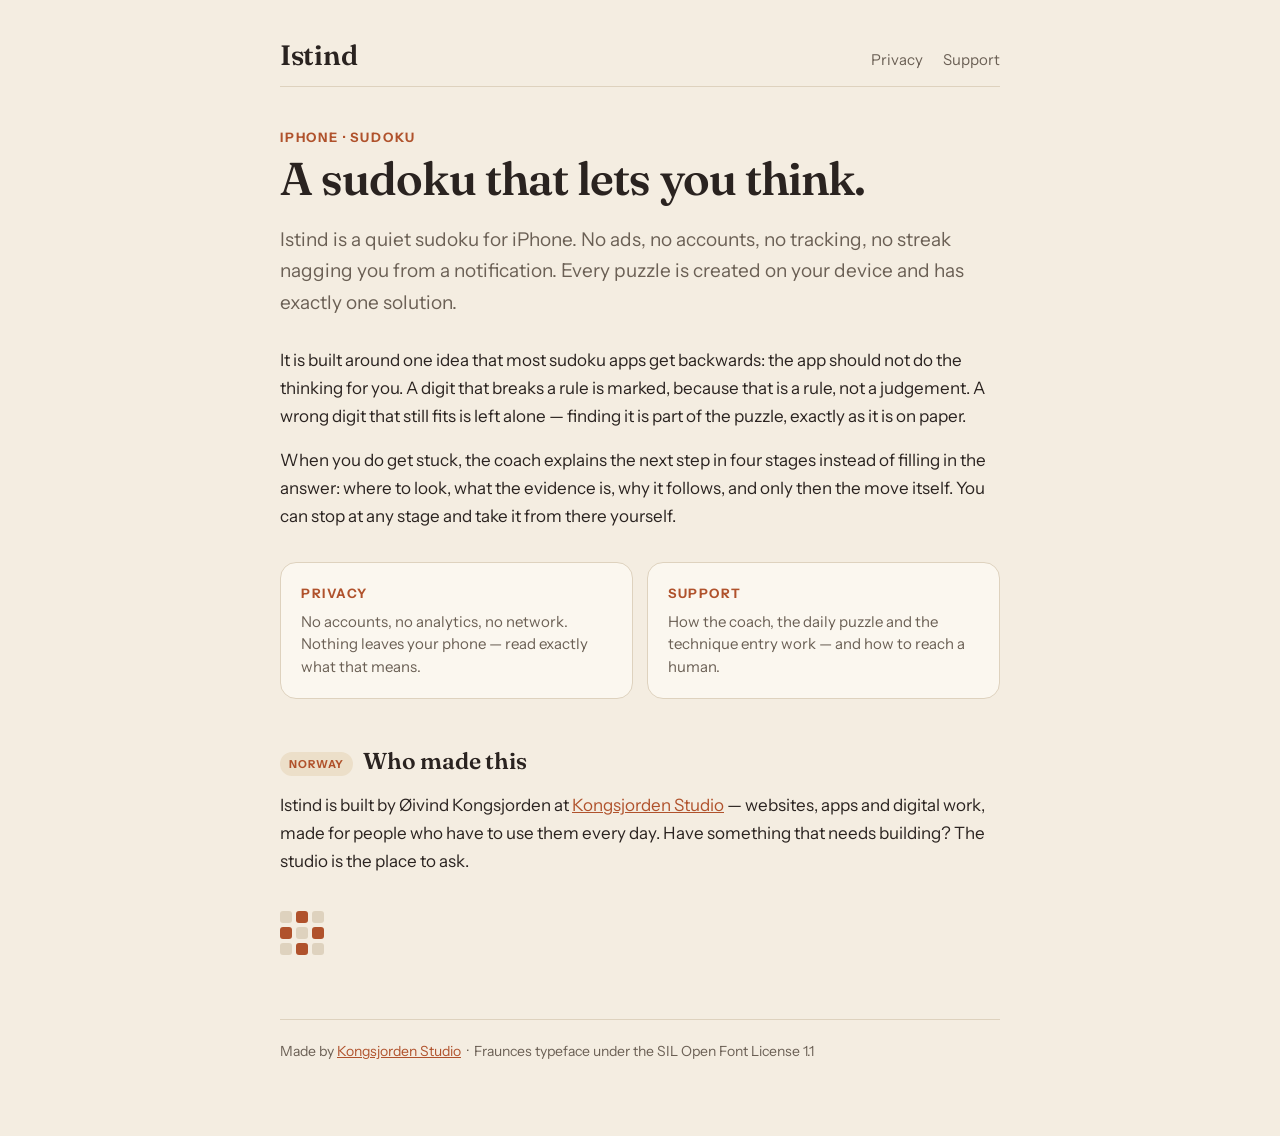
<file: index.html>
<!DOCTYPE html>
<html lang="en">
<head>
  <meta charset="utf-8">
  <meta name="viewport" content="width=device-width, initial-scale=1">
  <title>Istind — a quiet sudoku</title>
  <meta name="description" content="A calm iPhone sudoku with no ads, no accounts and no tracking. Puzzles are created on your device, and a coach explains the next step instead of answering for you.">
  <link rel="icon" href="data:image/svg+xml,<svg xmlns='http://www.w3.org/2000/svg' viewBox='0 0 16 16'><rect width='16' height='16' rx='3' fill='%23b0522c'/></svg>">
  <link rel="preconnect" href="https://fonts.googleapis.com">
  <link rel="preconnect" href="https://fonts.gstatic.com" crossorigin>
  <link href="https://fonts.googleapis.com/css2?family=Fraunces:opsz,wght@9..144,600&family=Instrument+Sans:wght@400;700&display=swap" rel="stylesheet">
  <link rel="stylesheet" href="style.css">
</head>
<body>
  <header>
    <a class="wordmark" href="./">Istind</a>
    <nav>
      <a href="privacy/">Privacy</a>
      <a href="support/">Support</a>
    </nav>
  </header>

  <main>
    <p class="eyebrow">iPhone · sudoku</p>
    <h1>A sudoku that lets you think.</h1>
    <p class="lede">Istind is a quiet sudoku for iPhone. No ads, no accounts,
    no tracking, no streak nagging you from a notification. Every puzzle is
    created on your device and has exactly one solution.</p>

    <p>It is built around one idea that most sudoku apps get backwards: the
    app should not do the thinking for you. A digit that breaks a rule is
    marked, because that is a rule, not a judgement. A wrong digit that still
    fits is left alone — finding it is part of the puzzle, exactly as it is on
    paper.</p>

    <p>When you do get stuck, the coach explains the next step in four
    stages instead of filling in the answer: where to look, what the evidence
    is, why it follows, and only then the move itself. You can stop at any
    stage and take it from there yourself.</p>

    <div class="tiles">
      <a class="tile" href="privacy/">
        <span class="t-label">Privacy</span>
        <span class="t-text">No accounts, no analytics, no network. Nothing
        leaves your phone — read exactly what that means.</span>
      </a>
      <a class="tile" href="support/">
        <span class="t-label">Support</span>
        <span class="t-text">How the coach, the daily puzzle and the
        technique entry work — and how to reach a human.</span>
      </a>
    </div>

    <h2><span class="tag">Norway</span>Who made this</h2>
    <p>Istind is built by Øivind Kongsjorden at
    <a href="https://kongsjorden-studio.no">Kongsjorden Studio</a> — websites,
    apps and digital work, made for people who have to use them every day.
    Have something that needs building? The studio is the place to ask.</p>

    <div class="grid-mark" aria-hidden="true">
      <span></span><span class="on"></span><span></span>
      <span class="on"></span><span></span><span class="on"></span>
      <span></span><span class="on"></span><span></span>
    </div>
  </main>

  <footer>
    Made by <a href="https://kongsjorden-studio.no">Kongsjorden Studio</a>
    &nbsp;·&nbsp; Fraunces typeface under the SIL Open Font License 1.1
  </footer>
</body>
</html>
</file>
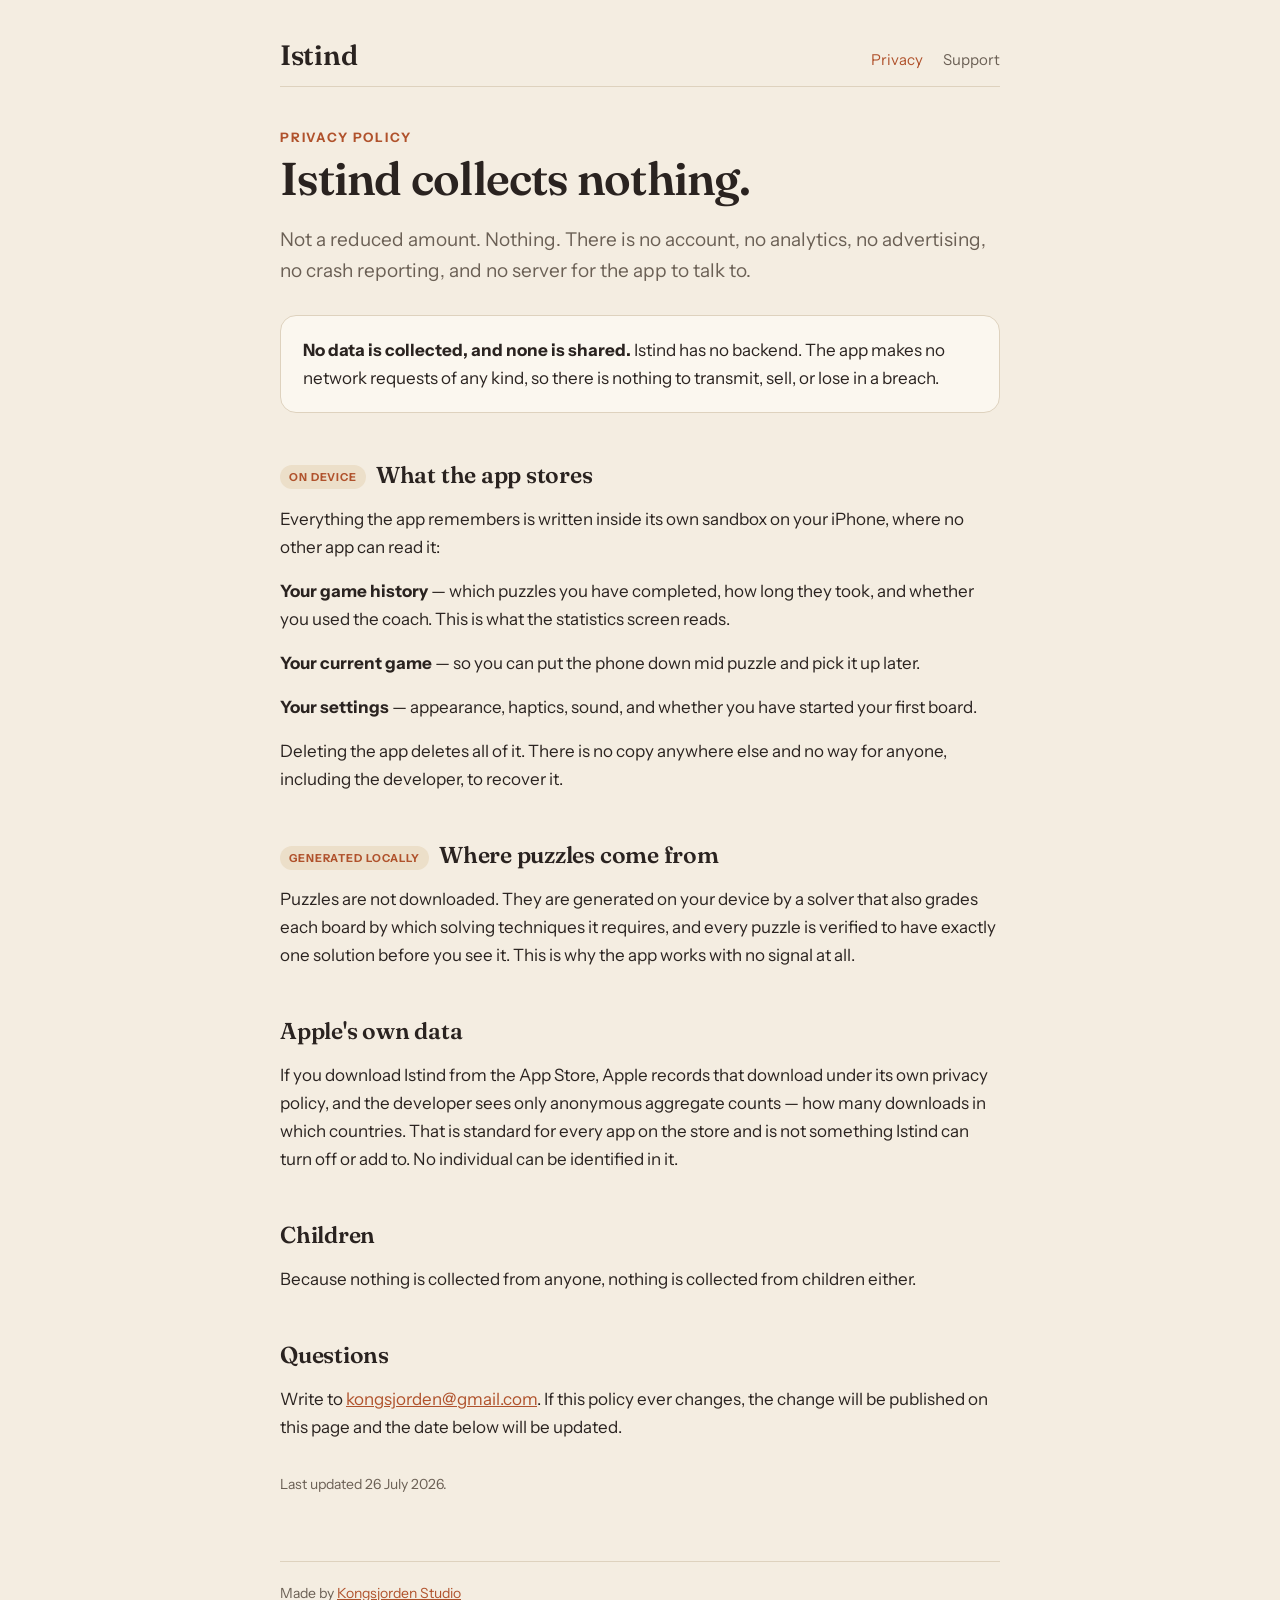
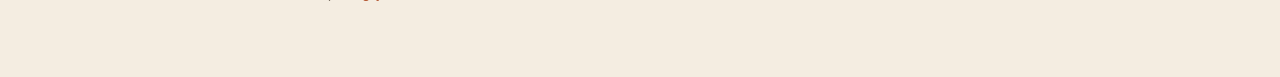
<file: privacy/index.html>
<!DOCTYPE html>
<html lang="en">
<head>
  <meta charset="utf-8">
  <meta name="viewport" content="width=device-width, initial-scale=1">
  <title>Privacy — Istind</title>
  <meta name="description" content="Istind collects nothing. No accounts, no analytics, no tracking, no network requests. Everything stays on your device.">
  <link rel="icon" href="data:image/svg+xml,<svg xmlns='http://www.w3.org/2000/svg' viewBox='0 0 16 16'><rect width='16' height='16' rx='3' fill='%23b0522c'/></svg>">
  <link rel="preconnect" href="https://fonts.googleapis.com">
  <link rel="preconnect" href="https://fonts.gstatic.com" crossorigin>
  <link href="https://fonts.googleapis.com/css2?family=Fraunces:opsz,wght@9..144,600&family=Instrument+Sans:wght@400;700&display=swap" rel="stylesheet">
  <link rel="stylesheet" href="../style.css">
</head>
<body>
  <header>
    <a class="wordmark" href="../">Istind</a>
    <nav>
      <a href="./" aria-current="page">Privacy</a>
      <a href="../support/">Support</a>
    </nav>
  </header>

  <main>
    <p class="eyebrow">Privacy policy</p>
    <h1>Istind collects nothing.</h1>
    <p class="lede">Not a reduced amount. Nothing. There is no account, no
    analytics, no advertising, no crash reporting, and no server for the app
    to talk to.</p>

    <div class="card">
      <p><strong>No data is collected, and none is shared.</strong> Istind has
      no backend. The app makes no network requests of any kind, so there is
      nothing to transmit, sell, or lose in a breach.</p>
    </div>

    <h2><span class="tag">On device</span>What the app stores</h2>
    <p>Everything the app remembers is written inside its own sandbox on your
    iPhone, where no other app can read it:</p>
    <p><strong>Your game history</strong> — which puzzles you have completed,
    how long they took, and whether you used the coach. This is what the
    statistics screen reads.</p>
    <p><strong>Your current game</strong> — so you can put the phone down mid
    puzzle and pick it up later.</p>
    <p><strong>Your settings</strong> — appearance, haptics, sound, and
    whether you have started your first board.</p>
    <p>Deleting the app deletes all of it. There is no copy anywhere else and
    no way for anyone, including the developer, to recover it.</p>

    <h2><span class="tag">Generated locally</span>Where puzzles come from</h2>
    <p>Puzzles are not downloaded. They are generated on your device by a
    solver that also grades each board by which solving techniques it
    requires, and every puzzle is verified to have exactly one solution
    before you see it. This is why the app works with no signal at all.</p>

    <h2>Apple's own data</h2>
    <p>If you download Istind from the App Store, Apple records that download
    under its own privacy policy, and the developer sees only anonymous
    aggregate counts — how many downloads in which countries. That is
    standard for every app on the store and is not something Istind can turn
    off or add to. No individual can be identified in it.</p>

    <h2>Children</h2>
    <p>Because nothing is collected from anyone, nothing is collected from
    children either.</p>

    <h2>Questions</h2>
    <p>Write to <a href="mailto:kongsjorden@gmail.com">kongsjorden@gmail.com</a>.
    If this policy ever changes, the change will be published on this page and
    the date below will be updated.</p>

    <p class="updated">Last updated 26 July 2026.</p>
  </main>

  <footer>
    Made by <a href="https://kongsjorden-studio.no">Kongsjorden Studio</a>
  </footer>
</body>
</html>
</file>
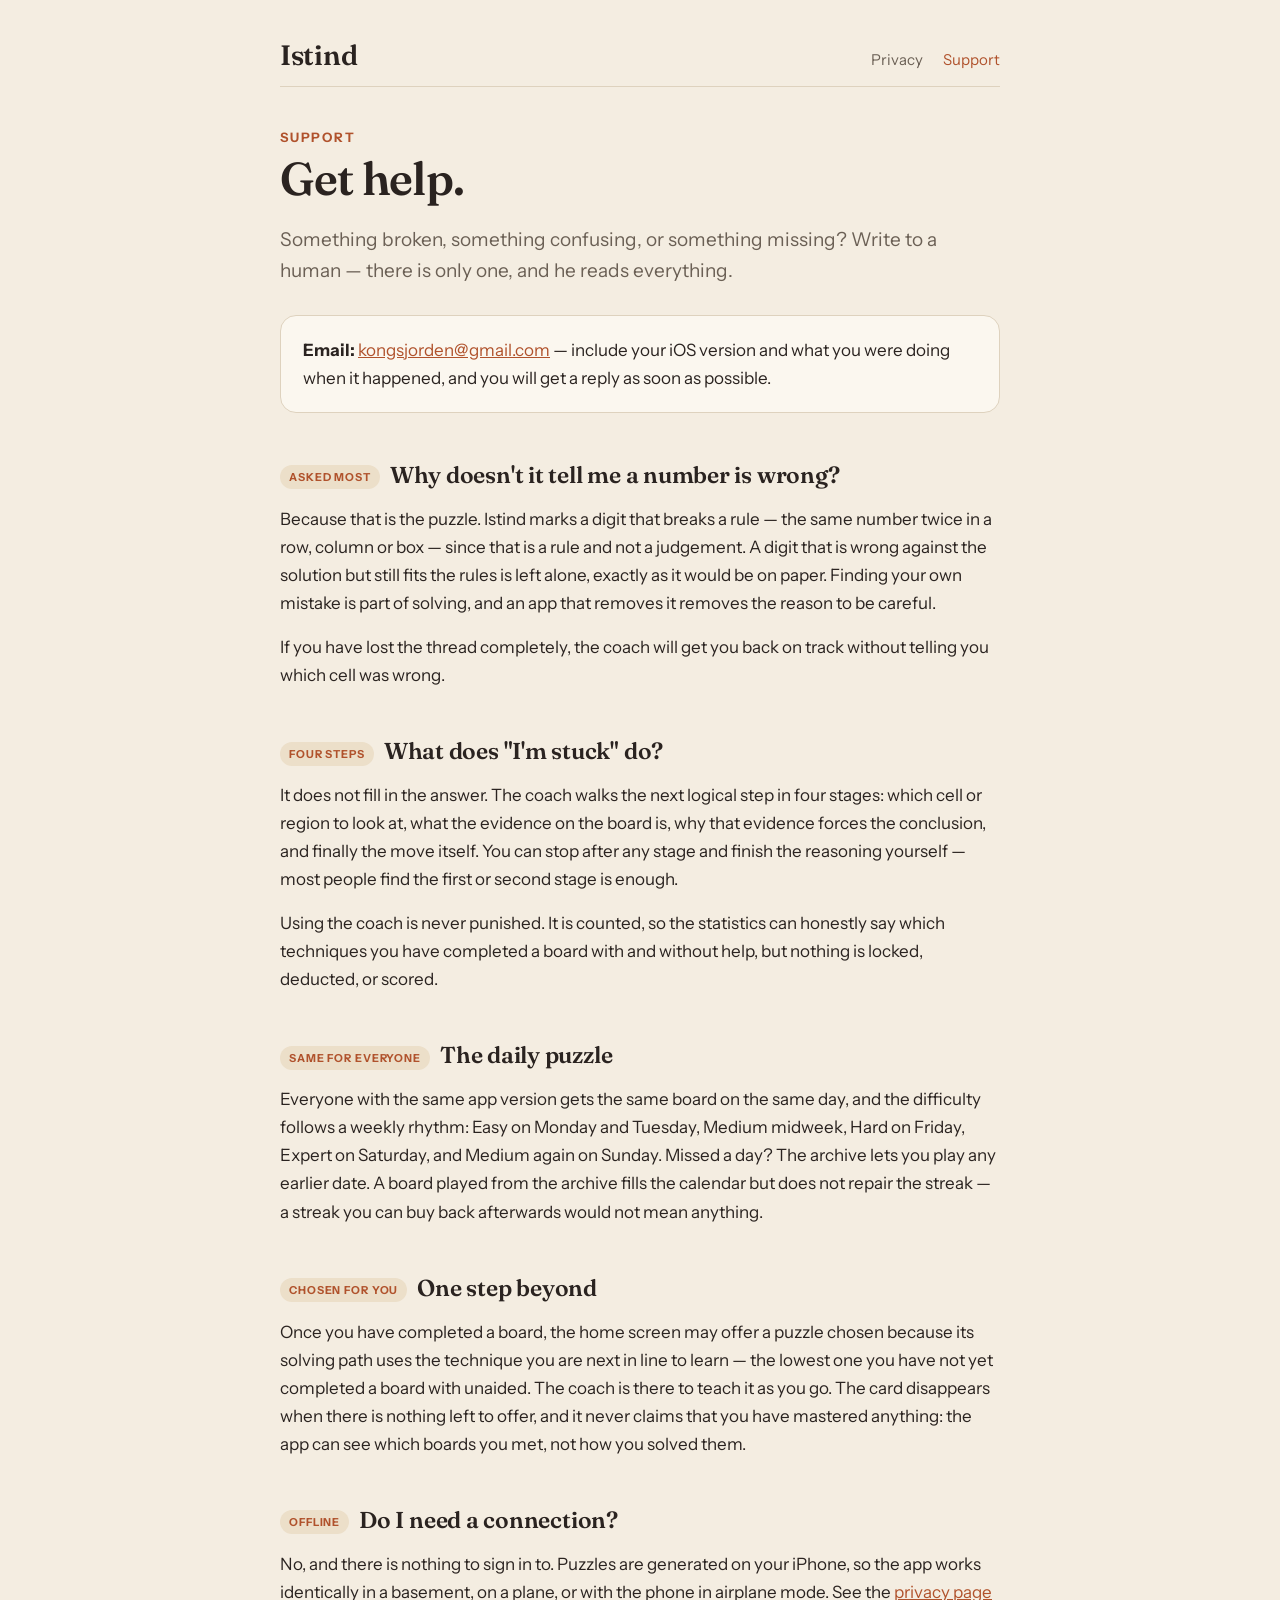
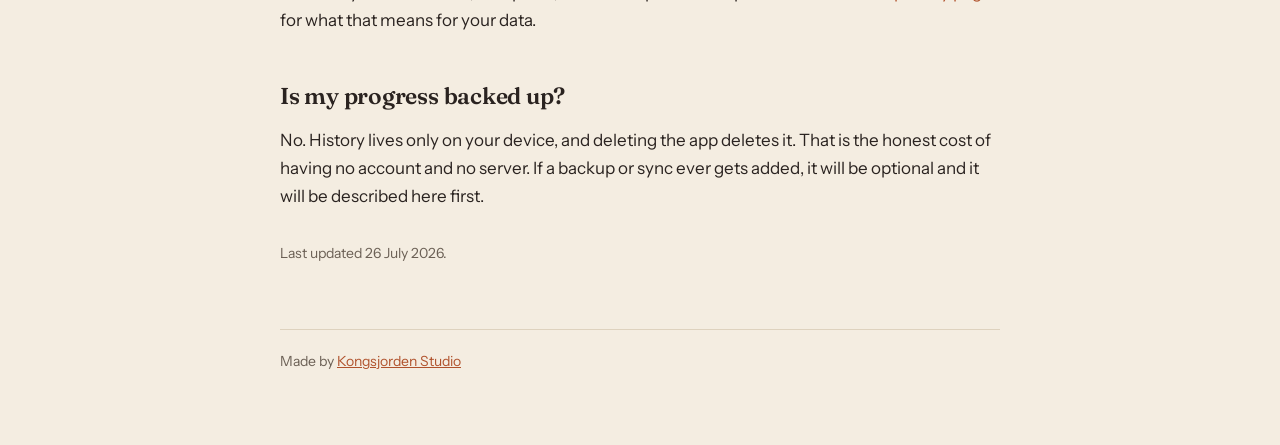
<file: support/index.html>
<!DOCTYPE html>
<html lang="en">
<head>
  <meta charset="utf-8">
  <meta name="viewport" content="width=device-width, initial-scale=1">
  <title>Support — Istind</title>
  <meta name="description" content="Help with Istind: why wrong numbers are not flagged, how the coach works, the daily puzzle, and how to reach a human.">
  <link rel="icon" href="data:image/svg+xml,<svg xmlns='http://www.w3.org/2000/svg' viewBox='0 0 16 16'><rect width='16' height='16' rx='3' fill='%23b0522c'/></svg>">
  <link rel="preconnect" href="https://fonts.googleapis.com">
  <link rel="preconnect" href="https://fonts.gstatic.com" crossorigin>
  <link href="https://fonts.googleapis.com/css2?family=Fraunces:opsz,wght@9..144,600&family=Instrument+Sans:wght@400;700&display=swap" rel="stylesheet">
  <link rel="stylesheet" href="../style.css">
</head>
<body>
  <header>
    <a class="wordmark" href="../">Istind</a>
    <nav>
      <a href="../privacy/">Privacy</a>
      <a href="./" aria-current="page">Support</a>
    </nav>
  </header>

  <main>
    <p class="eyebrow">Support</p>
    <h1>Get help.</h1>
    <p class="lede">Something broken, something confusing, or something
    missing? Write to a human — there is only one, and he reads everything.</p>

    <div class="card">
      <p><strong>Email:</strong>
      <a href="mailto:kongsjorden@gmail.com">kongsjorden@gmail.com</a> —
      include your iOS version and what you were doing when it happened, and
      you will get a reply as soon as possible.</p>
    </div>

    <h2><span class="tag">Asked most</span>Why doesn't it tell me a number is wrong?</h2>
    <p>Because that is the puzzle. Istind marks a digit that breaks a rule —
    the same number twice in a row, column or box — since that is a rule and
    not a judgement. A digit that is wrong against the solution but still
    fits the rules is left alone, exactly as it would be on paper. Finding
    your own mistake is part of solving, and an app that removes it removes
    the reason to be careful.</p>
    <p>If you have lost the thread completely, the coach will get you back on
    track without telling you which cell was wrong.</p>

    <h2><span class="tag">Four steps</span>What does "I'm stuck" do?</h2>
    <p>It does not fill in the answer. The coach walks the next logical step
    in four stages: which cell or region to look at, what the evidence on the
    board is, why that evidence forces the conclusion, and finally the move
    itself. You can stop after any stage and finish the reasoning yourself —
    most people find the first or second stage is enough.</p>
    <p>Using the coach is never punished. It is counted, so the statistics can
    honestly say which techniques you have completed a board with and without
    help, but nothing is locked, deducted, or scored.</p>

    <h2><span class="tag">Same for everyone</span>The daily puzzle</h2>
    <p>Everyone with the same app version gets the same board on the same
    day, and the difficulty follows a weekly rhythm: Easy on Monday and
    Tuesday, Medium midweek, Hard on Friday, Expert on Saturday, and Medium
    again on Sunday. Missed a day? The archive lets you play any earlier date.
    A board played from the archive fills the calendar but does not repair the
    streak — a streak you can buy back afterwards would not mean anything.</p>

    <h2><span class="tag">Chosen for you</span>One step beyond</h2>
    <p>Once you have completed a board, the home screen may offer a puzzle
    chosen because its solving path uses the technique you are next in line to
    learn — the lowest one you have not yet completed a board with unaided.
    The coach is there to teach it as you go. The card disappears when there
    is nothing left to offer, and it never claims that you have mastered
    anything: the app can see which boards you met, not how you solved them.</p>

    <h2><span class="tag">Offline</span>Do I need a connection?</h2>
    <p>No, and there is nothing to sign in to. Puzzles are generated on your
    iPhone, so the app works identically in a basement, on a plane, or with
    the phone in airplane mode. See the
    <a href="../privacy/">privacy page</a> for what that means for your data.</p>

    <h2>Is my progress backed up?</h2>
    <p>No. History lives only on your device, and deleting the app deletes it.
    That is the honest cost of having no account and no server. If a backup or
    sync ever gets added, it will be optional and it will be described here
    first.</p>

    <p class="updated">Last updated 26 July 2026.</p>
  </main>

  <footer>
    Made by <a href="https://kongsjorden-studio.no">Kongsjorden Studio</a>
  </footer>
</body>
</html>
</file>
<file: style.css>
:root {
  --paper: #f4ede1;
  --paper-card: #fbf7ef;
  --ink: #2a2320;
  --ink-muted: #6b6055;
  --accent: #b0522c;
  --accent-soft: #ecdfc9;
  --line: #ded2be;
}

@media (prefers-color-scheme: dark) {
  :root {
    --paper: #171310;
    --paper-card: #201a16;
    --ink: #ece3d6;
    --ink-muted: #a2958a;
    --accent: #d97a4e;
    --accent-soft: #3a2e25;
    --line: #362d25;
  }
}

* { box-sizing: border-box; }

body {
  margin: 0;
  padding: 0 24px 72px;
  background: var(--paper);
  color: var(--ink);
  font-family: "Instrument Sans", -apple-system, BlinkMacSystemFont, "Segoe UI", sans-serif;
  font-size: 17px;
  line-height: 1.65;
  -webkit-font-smoothing: antialiased;
}

header {
  max-width: 720px;
  margin: 0 auto;
  padding: 32px 0 8px;
  display: flex;
  flex-wrap: wrap;
  gap: 16px;
  align-items: baseline;
  justify-content: space-between;
  border-bottom: 1px solid var(--line);
}

.wordmark {
  font-family: Fraunces, Georgia, serif;
  font-size: 28px;
  font-weight: 600;
  color: var(--ink);
  text-decoration: none;
  letter-spacing: -0.01em;
}

nav { display: flex; gap: 20px; }

nav a {
  color: var(--ink-muted);
  text-decoration: none;
  font-size: 15px;
}

nav a:hover, nav a[aria-current="page"] { color: var(--accent); }

main { max-width: 720px; margin: 0 auto; }

.eyebrow {
  margin: 40px 0 4px;
  font-size: 13px;
  font-weight: 700;
  letter-spacing: 0.14em;
  text-transform: uppercase;
  color: var(--accent);
}

h1 {
  font-family: Fraunces, Georgia, serif;
  font-size: clamp(34px, 7vw, 46px);
  font-weight: 600;
  line-height: 1.12;
  letter-spacing: -0.02em;
  margin: 0 0 20px;
}

h2 {
  font-family: Fraunces, Georgia, serif;
  font-size: 23px;
  font-weight: 600;
  margin: 44px 0 10px;
  letter-spacing: -0.01em;
}

.lede { font-size: 19px; color: var(--ink-muted); margin: 0 0 28px; }

p { margin: 0 0 16px; }

a { color: var(--accent); }

.tiles {
  display: grid;
  grid-template-columns: repeat(auto-fit, minmax(240px, 1fr));
  gap: 14px;
  margin: 32px 0;
}

.tile {
  display: block;
  padding: 20px;
  background: var(--paper-card);
  border: 1px solid var(--line);
  border-radius: 16px;
  text-decoration: none;
  color: var(--ink);
}

.tile:hover { border-color: var(--accent); }

.t-label {
  display: block;
  font-size: 13px;
  font-weight: 700;
  letter-spacing: 0.12em;
  text-transform: uppercase;
  color: var(--accent);
  margin-bottom: 6px;
}

.t-text { display: block; color: var(--ink-muted); font-size: 15px; line-height: 1.5; }

.card {
  padding: 20px 22px;
  background: var(--paper-card);
  border: 1px solid var(--line);
  border-radius: 16px;
  margin: 24px 0 8px;
}

.card p:last-child { margin-bottom: 0; }

.tag {
  display: inline-block;
  margin-right: 10px;
  padding: 3px 9px;
  border-radius: 999px;
  background: var(--accent-soft);
  color: var(--accent);
  font-family: "Instrument Sans", sans-serif;
  font-size: 11px;
  font-weight: 700;
  letter-spacing: 0.08em;
  text-transform: uppercase;
  vertical-align: middle;
}

.grid-mark {
  display: grid;
  grid-template-columns: repeat(3, 12px);
  gap: 4px;
  margin: 36px 0 0;
}

.grid-mark span {
  width: 12px;
  height: 12px;
  border-radius: 3px;
  background: var(--line);
}

.grid-mark span.on { background: var(--accent); }

footer {
  max-width: 720px;
  margin: 64px auto 0;
  padding-top: 20px;
  border-top: 1px solid var(--line);
  color: var(--ink-muted);
  font-size: 14px;
}

.updated { color: var(--ink-muted); font-size: 14px; margin-top: 32px; }
</file>
